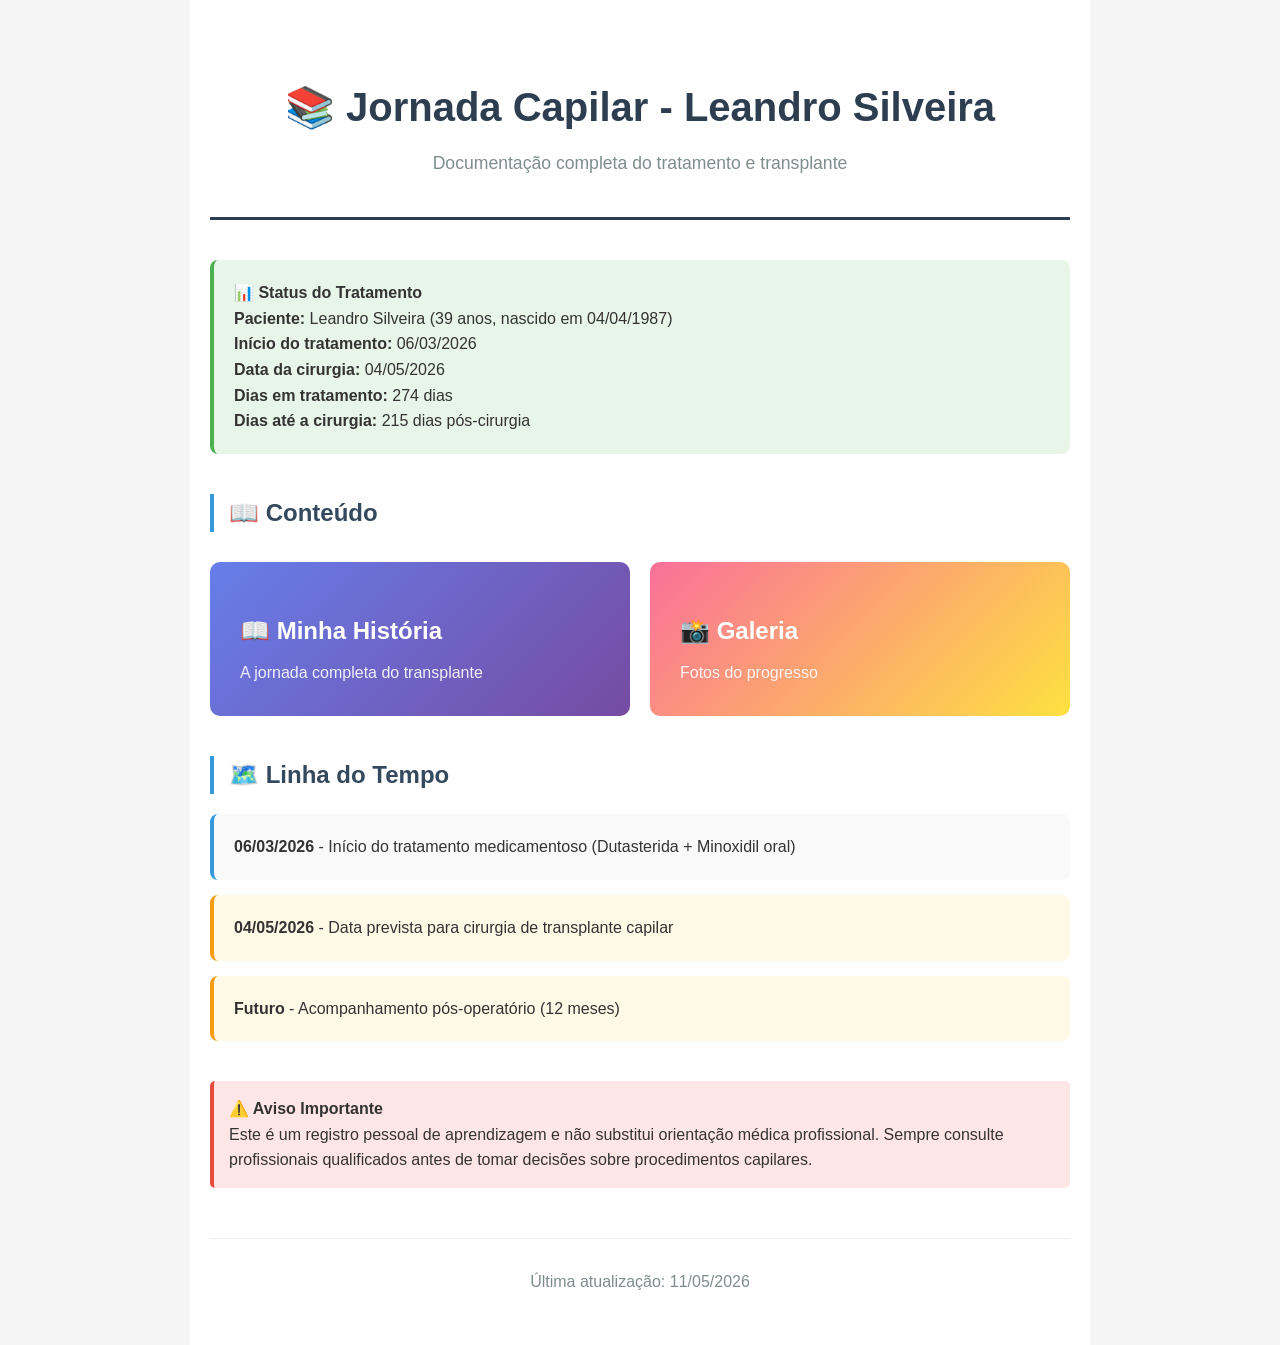
<file: index.html>
<!DOCTYPE html>
<html lang="pt-BR">
<head>
    <meta charset="UTF-8">
    <meta name="viewport" content="width=device-width, initial-scale=1.0">
    <title>Minha Jornada Capilar</title>
    <link rel="stylesheet" href="style.css">
    <script src="script.js" defer></script>
</head>
<body>
    <div class="container">
        <header class="center">
            <h1>📚 Jornada Capilar - <span id="nome-paciente">Carregando...</span></h1>
            <p class="subtitle">Documentação completa do tratamento e transplante</p>
        </header>

        <section>
            <div class="status">
                <strong>📊 Status do Tratamento</strong>
                <p><strong>Paciente:</strong> <span id="info-paciente">Carregando...</span></p>
                <p><strong>Início do tratamento:</strong> <span id="data-inicio">Carregando...</span></p>
                <p><strong>Data da cirurgia:</strong> <span id="data-cirurgia">Carregando...</span></p>
                <p><strong>Dias em tratamento:</strong> <span id="dias-tratamento">Carregando...</span></p>
                <p><strong>Dias até a cirurgia:</strong> <span id="dias-cirurgia">Carregando...</span></p>
            </div>
        </section>

        <section>
            <h2>📖 Conteúdo</h2>
            <div class="card-grid">
                <a href="minha-historia.html" class="card" style="background: linear-gradient(135deg, #667eea 0%, #764ba2 100%);">
                    <h3>📖 Minha História</h3>
                    <p>A jornada completa do transplante</p>
                </a>

<!--                <a href="alopecia.html" class="card">-->
<!--                    <h3>🔬 Alopecia</h3>-->
<!--                    <p>Entenda a calvície, suas causas e tipos</p>-->
<!--                </a>-->
<!--                -->
<!--                <a href="dutasterida.html" class="card green">-->
<!--                    <h3>💊 Dutasterida</h3>-->
<!--                    <p>Bloqueador da 5-alfa-redutase</p>-->
<!--                </a>-->
<!--                -->
<!--                <a href="minoxidil.html" class="card orange">-->
<!--                    <h3>💊 Minoxidil</h3>-->
<!--                    <p>Vasodilatador em cápsula</p>-->
<!--                </a>-->
<!--                -->
<!--                <a href="meu-tratamento.html" class="card blue">-->
<!--                    <h3>📅 Meu Tratamento</h3>-->
<!--                    <p>Diário completo do processo</p>-->
<!--                </a>-->

                <a href="galeria.html" class="card" style="background: linear-gradient(135deg, #fa709a 0%, #fee140 100%);">
                    <h3>📸 Galeria</h3>
                    <p>Fotos do progresso</p>
                </a>
            </div>
        </section>

        <section>
            <h2>🗺️ Linha do Tempo</h2>
            <div class="timeline-entry">
                <p><strong><span id="timeline-inicio">11/03/2026</span></strong> - Início do tratamento medicamentoso (Dutasterida + Minoxidil oral)</p>
            </div>
            <div class="timeline-entry future">
                <p><strong><span id="timeline-cirurgia">04/05/2026</span></strong> - Data prevista para cirurgia de transplante capilar</p>
            </div>
            <div class="timeline-entry future">
                <p><strong>Futuro</strong> - Acompanhamento pós-operatório (12 meses)</p>
            </div>
        </section>

        <section>
            <div class="warning">
                <strong>⚠️ Aviso Importante</strong>
                <p>Este é um registro pessoal de aprendizagem e não substitui orientação médica profissional. Sempre consulte profissionais qualificados antes de tomar decisões sobre procedimentos capilares.</p>
            </div>
        </section>

        <footer>

            <p>Última atualização: 11/05/2026</p>
        </footer>
    </div>
</body>
</html>
</file>
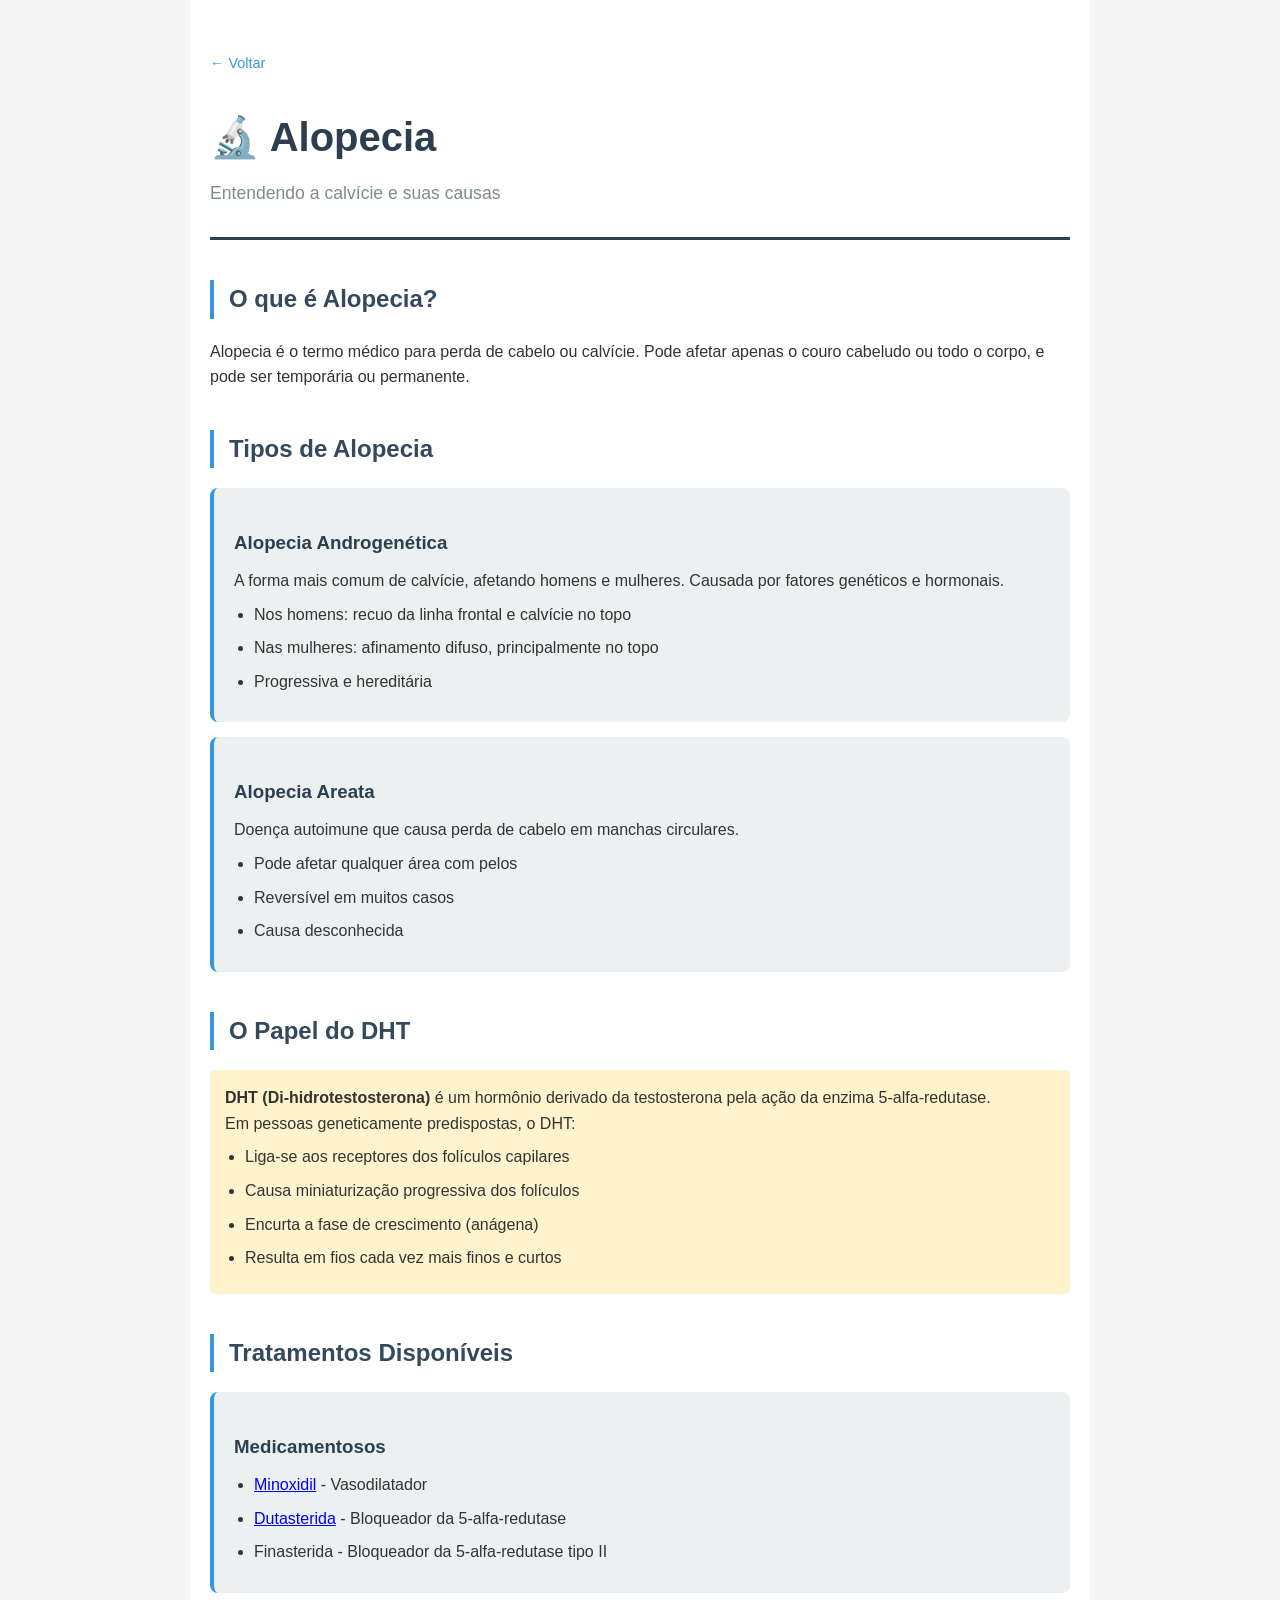
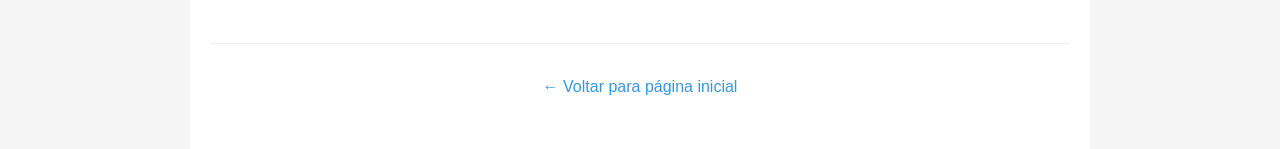
<file: alopecia.html>
<!DOCTYPE html>
<html lang="pt-BR">
<head>
    <meta charset="UTF-8">
    <meta name="viewport" content="width=device-width, initial-scale=1.0">
    <title>Alopecia - Guia Capilar</title>
    <link rel="stylesheet" href="style.css">
</head>
<body>
    <div class="container">
        <header>
            <a href="index.html" class="back">← Voltar</a>
            <h1>🔬 Alopecia</h1>
            <p class="subtitle">Entendendo a calvície e suas causas</p>
        </header>

        <section>
            <h2>O que é Alopecia?</h2>
            <p>Alopecia é o termo médico para perda de cabelo ou calvície. Pode afetar apenas o couro cabeludo ou todo o corpo, e pode ser temporária ou permanente.</p>
        </section>

        <section>
            <h2>Tipos de Alopecia</h2>
            
            <div class="info-box">
                <h3>Alopecia Androgenética</h3>
                <p>A forma mais comum de calvície, afetando homens e mulheres. Causada por fatores genéticos e hormonais.</p>
                <ul>
                    <li>Nos homens: recuo da linha frontal e calvície no topo</li>
                    <li>Nas mulheres: afinamento difuso, principalmente no topo</li>
                    <li>Progressiva e hereditária</li>
                </ul>
            </div>

            <div class="info-box">
                <h3>Alopecia Areata</h3>
                <p>Doença autoimune que causa perda de cabelo em manchas circulares.</p>
                <ul>
                    <li>Pode afetar qualquer área com pelos</li>
                    <li>Reversível em muitos casos</li>
                    <li>Causa desconhecida</li>
                </ul>
            </div>
        </section>

        <section>
            <h2>O Papel do DHT</h2>
            <div class="highlight">
                <p><strong>DHT (Di-hidrotestosterona)</strong> é um hormônio derivado da testosterona pela ação da enzima 5-alfa-redutase.</p>
                <p>Em pessoas geneticamente predispostas, o DHT:</p>
                <ul>
                    <li>Liga-se aos receptores dos folículos capilares</li>
                    <li>Causa miniaturização progressiva dos folículos</li>
                    <li>Encurta a fase de crescimento (anágena)</li>
                    <li>Resulta em fios cada vez mais finos e curtos</li>
                </ul>
            </div>
        </section>

        <section>
            <h2>Tratamentos Disponíveis</h2>
            <div class="info-box">
                <h3>Medicamentosos</h3>
                <ul>
                    <li><a href="minoxidil.html">Minoxidil</a> - Vasodilatador</li>
                    <li><a href="dutasterida.html">Dutasterida</a> - Bloqueador da 5-alfa-redutase</li>
                    <li>Finasterida - Bloqueador da 5-alfa-redutase tipo II</li>
                </ul>
            </div>
        </section>

        <footer>
            <p><a href="index.html">← Voltar para página inicial</a></p>
        </footer>
    </div>
</body>
</html>
</file>
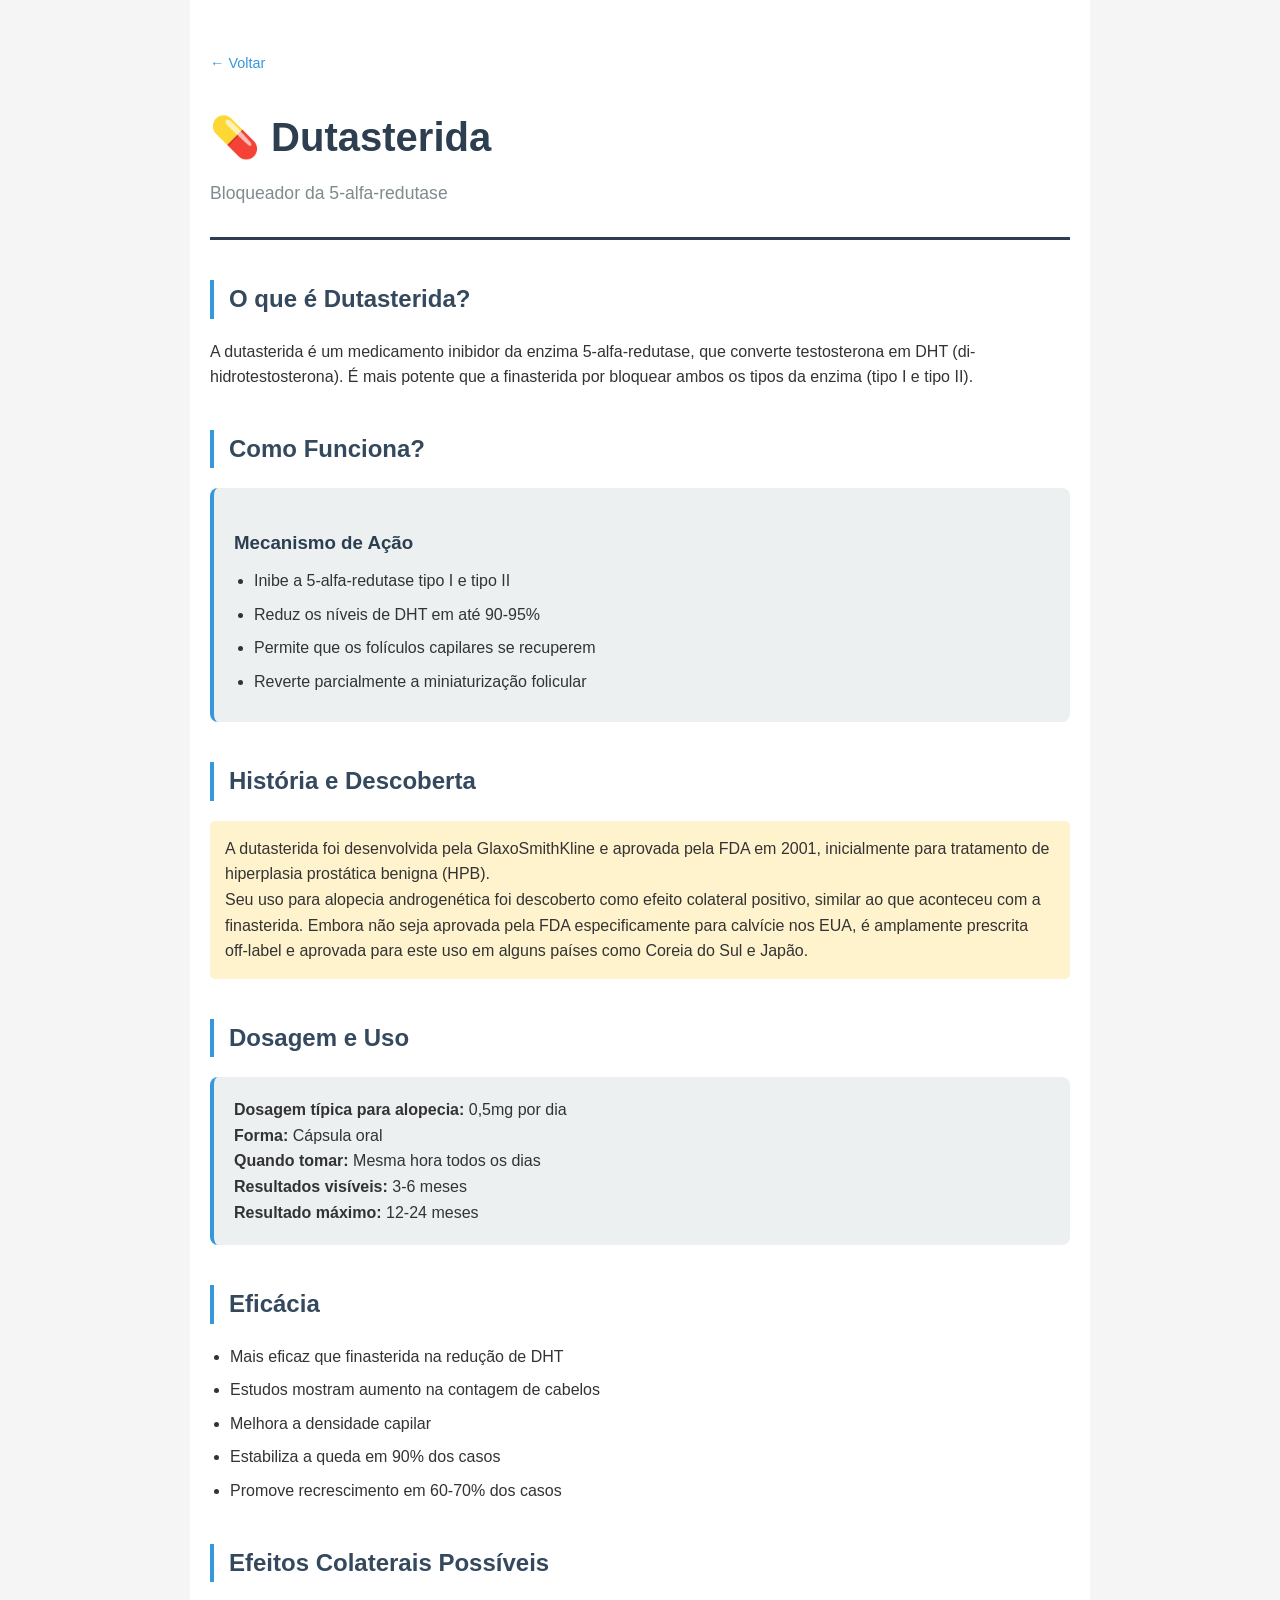
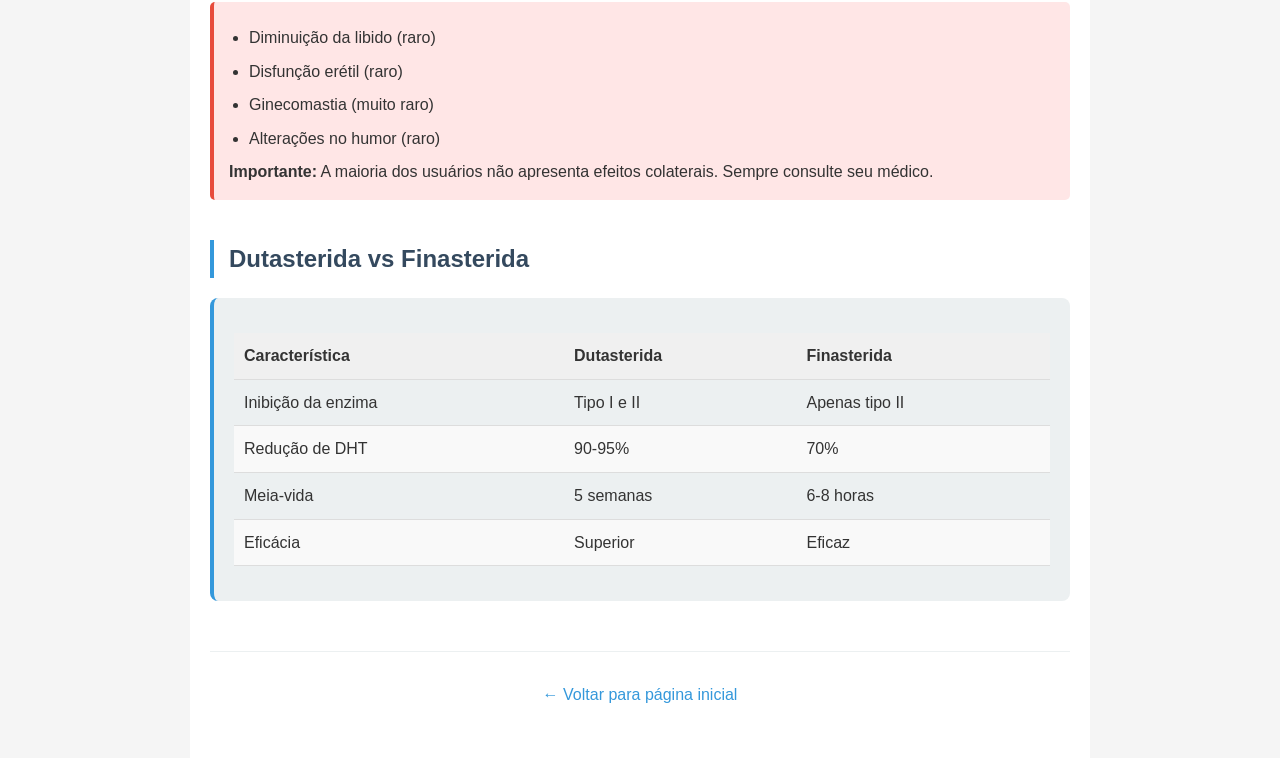
<file: dutasterida.html>
<!DOCTYPE html>
<html lang="pt-BR">
<head>
    <meta charset="UTF-8">
    <meta name="viewport" content="width=device-width, initial-scale=1.0">
    <title>Dutasterida - Guia Capilar</title>
    <link rel="stylesheet" href="style.css">
</head>
<body>
    <div class="container">
        <header>
            <a href="index.html" class="back">← Voltar</a>
            <h1>💊 Dutasterida</h1>
            <p class="subtitle">Bloqueador da 5-alfa-redutase</p>
        </header>

        <section>
            <h2>O que é Dutasterida?</h2>
            <p>A dutasterida é um medicamento inibidor da enzima 5-alfa-redutase, que converte testosterona em DHT (di-hidrotestosterona). É mais potente que a finasterida por bloquear ambos os tipos da enzima (tipo I e tipo II).</p>
        </section>

        <section>
            <h2>Como Funciona?</h2>
            <div class="info-box">
                <h3>Mecanismo de Ação</h3>
                <ul>
                    <li>Inibe a 5-alfa-redutase tipo I e tipo II</li>
                    <li>Reduz os níveis de DHT em até 90-95%</li>
                    <li>Permite que os folículos capilares se recuperem</li>
                    <li>Reverte parcialmente a miniaturização folicular</li>
                </ul>
            </div>
        </section>

        <section>
            <h2>História e Descoberta</h2>
            <div class="highlight">
                <p>A dutasterida foi desenvolvida pela GlaxoSmithKline e aprovada pela FDA em 2001, inicialmente para tratamento de hiperplasia prostática benigna (HPB).</p>
                <p>Seu uso para alopecia androgenética foi descoberto como efeito colateral positivo, similar ao que aconteceu com a finasterida. Embora não seja aprovada pela FDA especificamente para calvície nos EUA, é amplamente prescrita off-label e aprovada para este uso em alguns países como Coreia do Sul e Japão.</p>
            </div>
        </section>

        <section>
            <h2>Dosagem e Uso</h2>
            <div class="info-box">
                <p><strong>Dosagem típica para alopecia:</strong> 0,5mg por dia</p>
                <p><strong>Forma:</strong> Cápsula oral</p>
                <p><strong>Quando tomar:</strong> Mesma hora todos os dias</p>
                <p><strong>Resultados visíveis:</strong> 3-6 meses</p>
                <p><strong>Resultado máximo:</strong> 12-24 meses</p>
            </div>
        </section>

        <section>
            <h2>Eficácia</h2>
            <ul>
                <li>Mais eficaz que finasterida na redução de DHT</li>
                <li>Estudos mostram aumento na contagem de cabelos</li>
                <li>Melhora a densidade capilar</li>
                <li>Estabiliza a queda em 90% dos casos</li>
                <li>Promove recrescimento em 60-70% dos casos</li>
            </ul>
        </section>

        <section>
            <h2>Efeitos Colaterais Possíveis</h2>
            <div class="warning">
                <ul>
                    <li>Diminuição da libido (raro)</li>
                    <li>Disfunção erétil (raro)</li>
                    <li>Ginecomastia (muito raro)</li>
                    <li>Alterações no humor (raro)</li>
                </ul>
                <p><strong>Importante:</strong> A maioria dos usuários não apresenta efeitos colaterais. Sempre consulte seu médico.</p>
            </div>
        </section>

        <section>
            <h2>Dutasterida vs Finasterida</h2>
            <div class="info-box">
                <table style="width:100%; border-collapse: collapse;">
                    <tr style="background: #f0f0f0;">
                        <th style="padding: 10px; text-align: left;">Característica</th>
                        <th style="padding: 10px; text-align: left;">Dutasterida</th>
                        <th style="padding: 10px; text-align: left;">Finasterida</th>
                    </tr>
                    <tr>
                        <td style="padding: 10px;">Inibição da enzima</td>
                        <td style="padding: 10px;">Tipo I e II</td>
                        <td style="padding: 10px;">Apenas tipo II</td>
                    </tr>
                    <tr style="background: #f9f9f9;">
                        <td style="padding: 10px;">Redução de DHT</td>
                        <td style="padding: 10px;">90-95%</td>
                        <td style="padding: 10px;">70%</td>
                    </tr>
                    <tr>
                        <td style="padding: 10px;">Meia-vida</td>
                        <td style="padding: 10px;">5 semanas</td>
                        <td style="padding: 10px;">6-8 horas</td>
                    </tr>
                    <tr style="background: #f9f9f9;">
                        <td style="padding: 10px;">Eficácia</td>
                        <td style="padding: 10px;">Superior</td>
                        <td style="padding: 10px;">Eficaz</td>
                    </tr>
                </table>
            </div>
        </section>

        <footer>
            <p><a href="index.html">← Voltar para página inicial</a></p>
        </footer>
    </div>
</body>
</html>
</file>
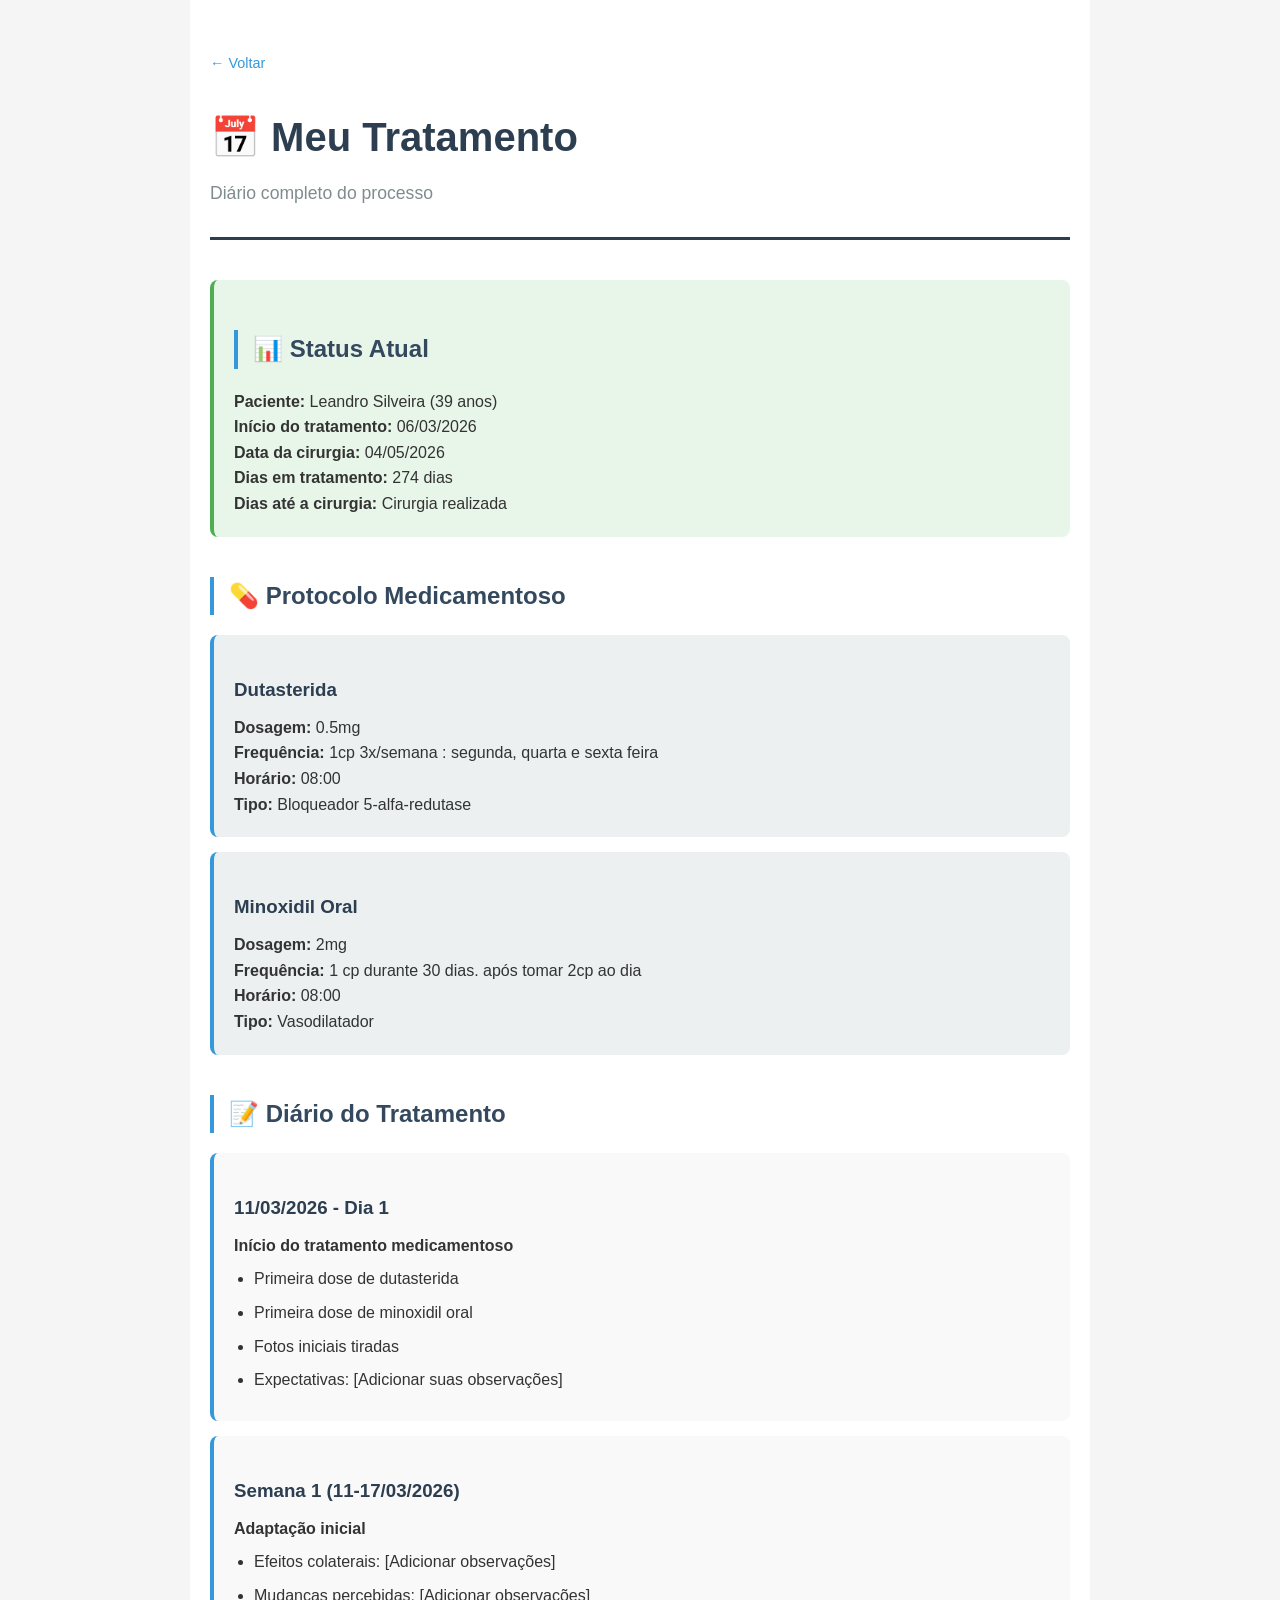
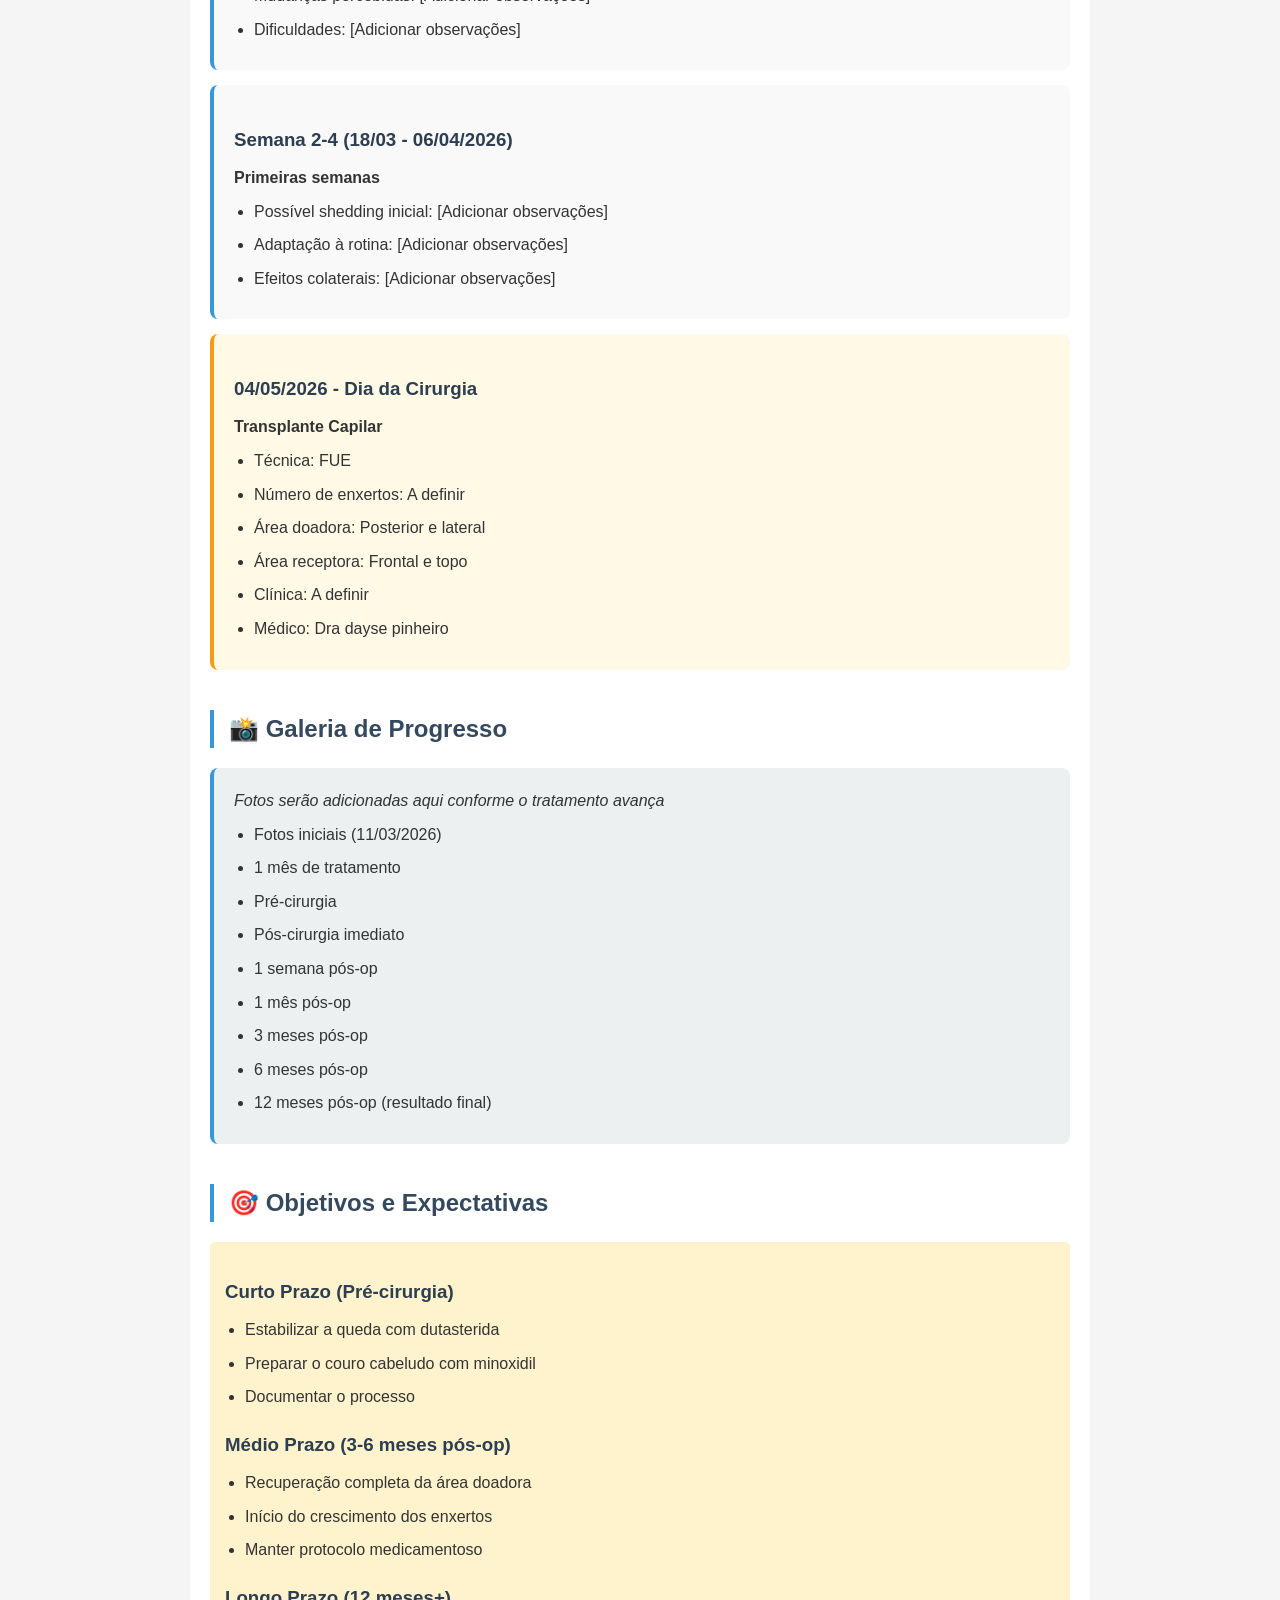
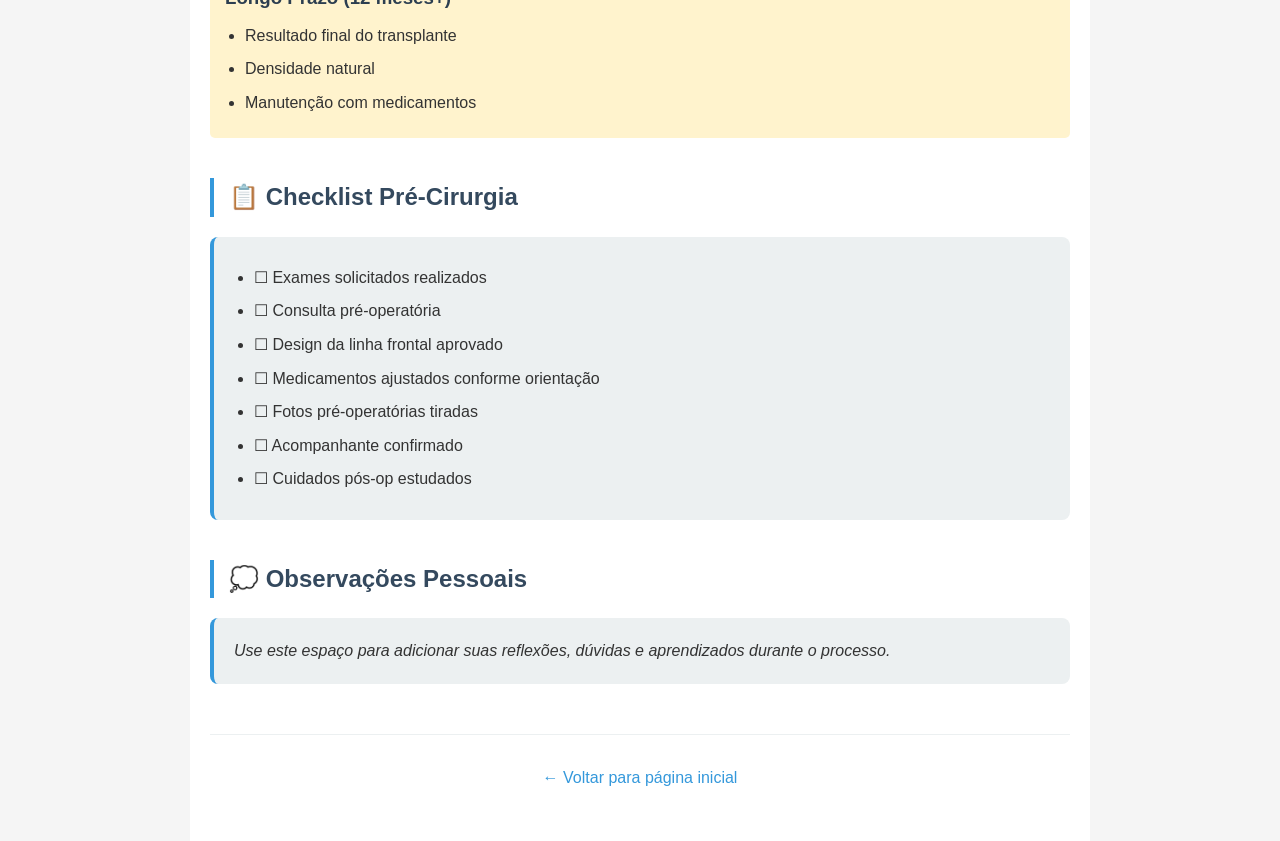
<file: meu-tratamento.html>
<!DOCTYPE html>
<html lang="pt-BR">
<head>
    <meta charset="UTF-8">
    <meta name="viewport" content="width=device-width, initial-scale=1.0">
    <title>Meu Tratamento - Guia Capilar</title>
    <link rel="stylesheet" href="style.css">
    <script src="tratamento.js" defer></script>
</head>
<body>
    <div class="container">
        <header>
            <a href="index.html" class="back">← Voltar</a>
            <h1>📅 Meu Tratamento</h1>
            <p class="subtitle">Diário completo do processo</p>
        </header>

        <section>
            <div class="status">
                <h2>📊 Status Atual</h2>
                <p><strong>Paciente:</strong> <span id="nome-paciente">Carregando...</span></p>
                <p><strong>Início do tratamento:</strong> <span id="data-inicio">Carregando...</span></p>
                <p><strong>Data da cirurgia:</strong> <span id="data-cirurgia">Carregando...</span></p>
                <p><strong>Dias em tratamento:</strong> <span id="dias-tratamento">Carregando...</span></p>
                <p><strong>Dias até a cirurgia:</strong> <span id="dias-cirurgia">Carregando...</span></p>
            </div>
        </section>

        <section>
            <h2>💊 Protocolo Medicamentoso</h2>
            <div id="medicamentos-container">
                <p>Carregando...</p>
            </div>
        </section>

        <section>
            <h2>📝 Diário do Tratamento</h2>

            <div class="timeline-entry">
                <h3>11/03/2026 - Dia 1</h3>
                <p><strong>Início do tratamento medicamentoso</strong></p>
                <ul>
                    <li>Primeira dose de dutasterida</li>
                    <li>Primeira dose de minoxidil oral</li>
                    <li>Fotos iniciais tiradas</li>
                    <li>Expectativas: [Adicionar suas observações]</li>
                </ul>
            </div>

            <div class="timeline-entry">
                <h3>Semana 1 (11-17/03/2026)</h3>
                <p><strong>Adaptação inicial</strong></p>
                <ul>
                    <li>Efeitos colaterais: [Adicionar observações]</li>
                    <li>Mudanças percebidas: [Adicionar observações]</li>
                    <li>Dificuldades: [Adicionar observações]</li>
                </ul>
            </div>

            <div class="timeline-entry">
                <h3>Semana 2-4 (18/03 - 06/04/2026)</h3>
                <p><strong>Primeiras semanas</strong></p>
                <ul>
                    <li>Possível shedding inicial: [Adicionar observações]</li>
                    <li>Adaptação à rotina: [Adicionar observações]</li>
                    <li>Efeitos colaterais: [Adicionar observações]</li>
                </ul>
            </div>

            <div class="timeline-entry future">
                <h3><span id="cirurgia-data">04/05/2026</span> - Dia da Cirurgia</h3>
                <p><strong>Transplante Capilar</strong></p>
                <ul id="cirurgia-detalhes">
                    <li>Carregando...</li>
                </ul>
            </div>
        </section>

        <section>
            <h2>📸 Galeria de Progresso</h2>
            <div class="info-box">
                <p><em>Fotos serão adicionadas aqui conforme o tratamento avança</em></p>
                <ul>
                    <li>Fotos iniciais (11/03/2026)</li>
                    <li>1 mês de tratamento</li>
                    <li>Pré-cirurgia</li>
                    <li>Pós-cirurgia imediato</li>
                    <li>1 semana pós-op</li>
                    <li>1 mês pós-op</li>
                    <li>3 meses pós-op</li>
                    <li>6 meses pós-op</li>
                    <li>12 meses pós-op (resultado final)</li>
                </ul>
            </div>
        </section>

        <section>
            <h2>🎯 Objetivos e Expectativas</h2>
            <div class="highlight">
                <h3>Curto Prazo (Pré-cirurgia)</h3>
                <ul>
                    <li>Estabilizar a queda com dutasterida</li>
                    <li>Preparar o couro cabeludo com minoxidil</li>
                    <li>Documentar o processo</li>
                </ul>

                <h3>Médio Prazo (3-6 meses pós-op)</h3>
                <ul>
                    <li>Recuperação completa da área doadora</li>
                    <li>Início do crescimento dos enxertos</li>
                    <li>Manter protocolo medicamentoso</li>
                </ul>

                <h3>Longo Prazo (12 meses+)</h3>
                <ul>
                    <li>Resultado final do transplante</li>
                    <li>Densidade natural</li>
                    <li>Manutenção com medicamentos</li>
                </ul>
            </div>
        </section>

        <section>
            <h2>📋 Checklist Pré-Cirurgia</h2>
            <div class="info-box">
                <ul>
                    <li>☐ Exames solicitados realizados</li>
                    <li>☐ Consulta pré-operatória</li>
                    <li>☐ Design da linha frontal aprovado</li>
                    <li>☐ Medicamentos ajustados conforme orientação</li>
                    <li>☐ Fotos pré-operatórias tiradas</li>
                    <li>☐ Acompanhante confirmado</li>
                    <li>☐ Cuidados pós-op estudados</li>
                </ul>
            </div>
        </section>

        <section>
            <h2>💭 Observações Pessoais</h2>
            <div class="info-box">
                <p><em>Use este espaço para adicionar suas reflexões, dúvidas e aprendizados durante o processo.</em></p>
            </div>
        </section>

        <footer>
            <p><a href="index.html">← Voltar para página inicial</a></p>
        </footer>
    </div>
</body>
</html>
</file>
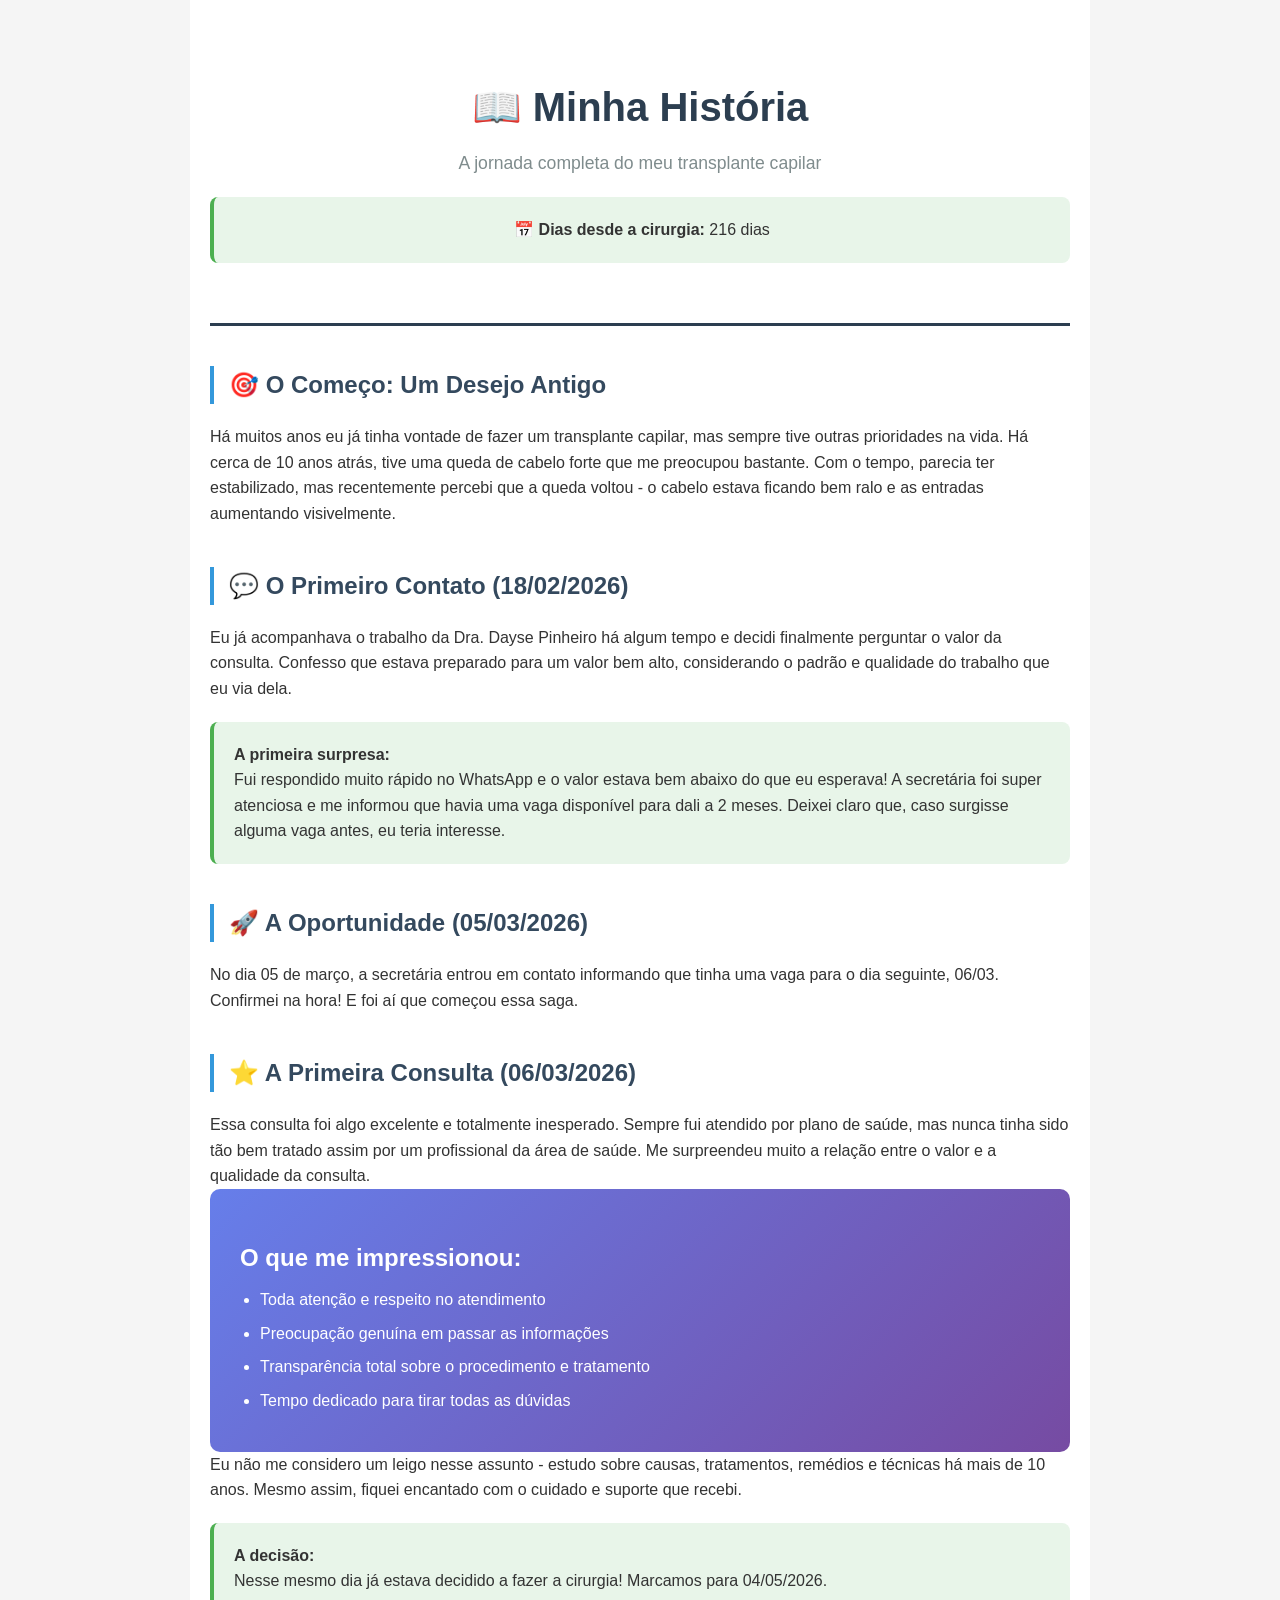
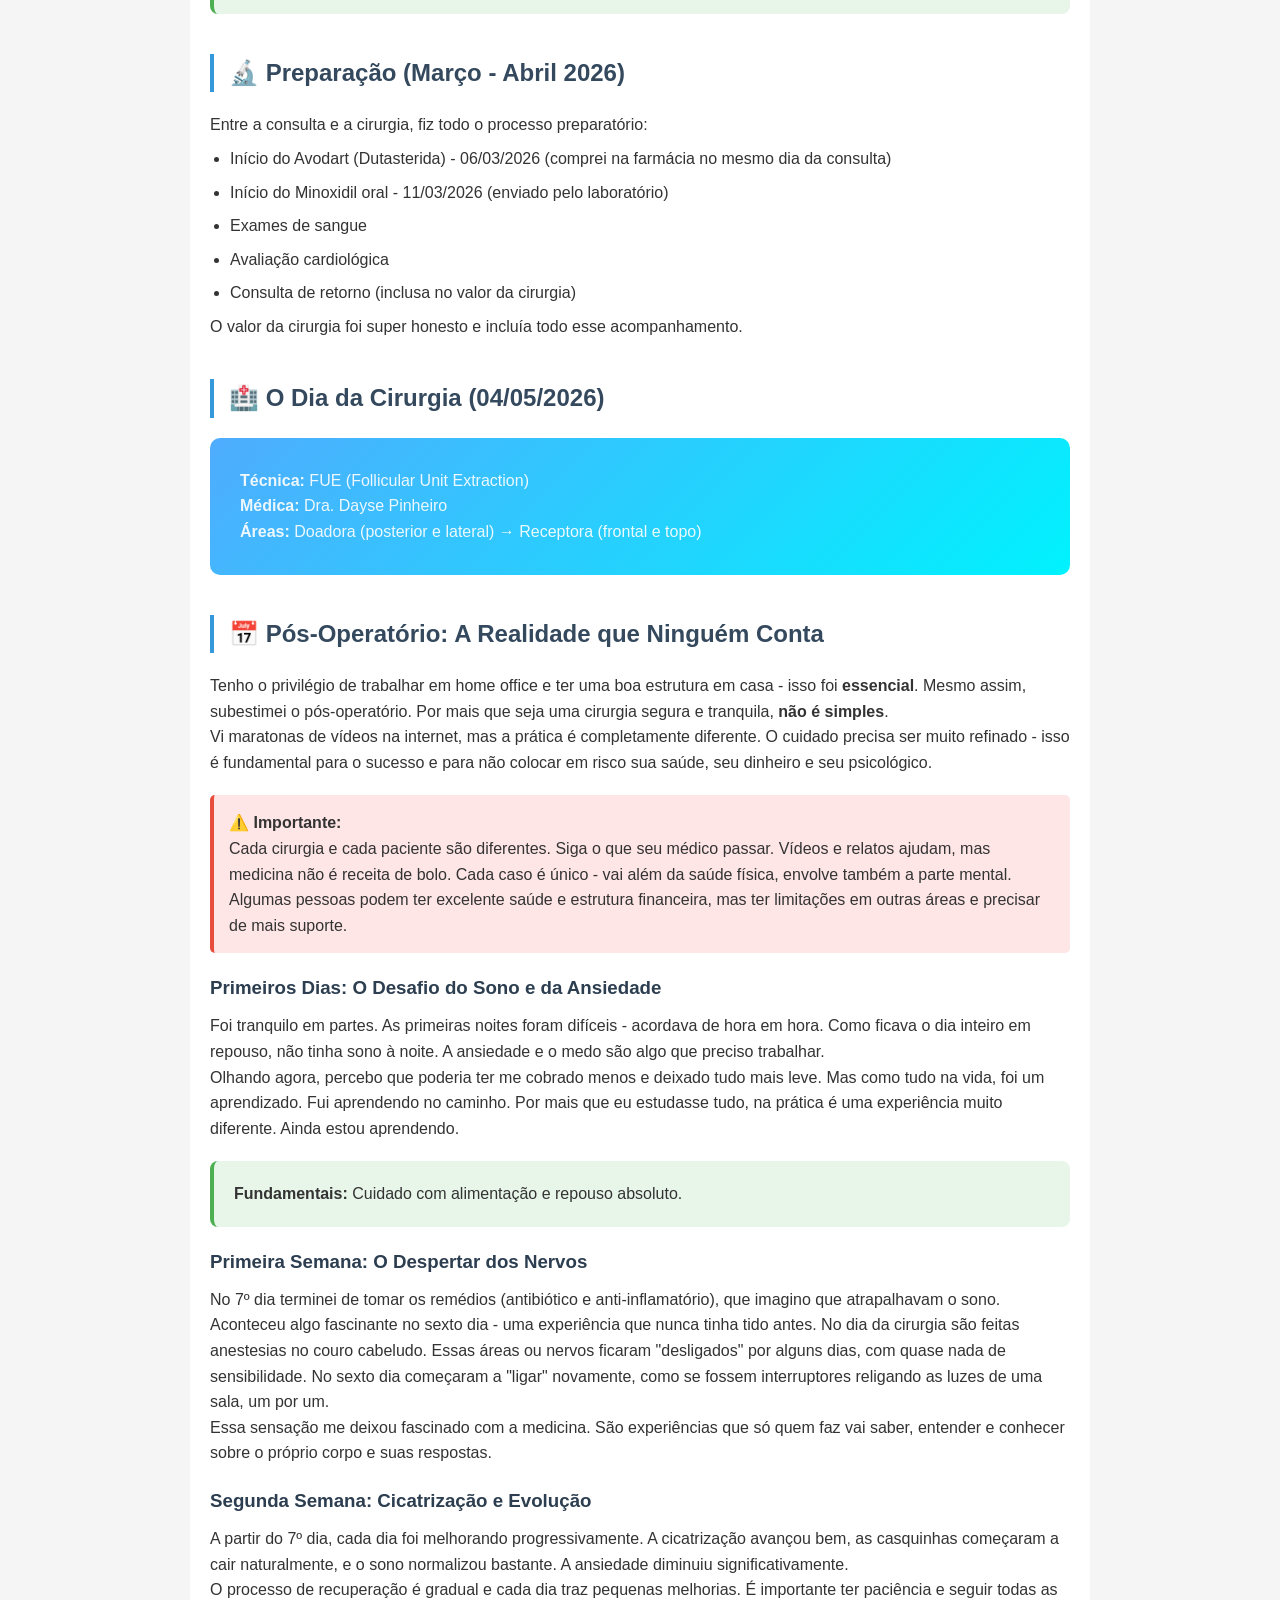
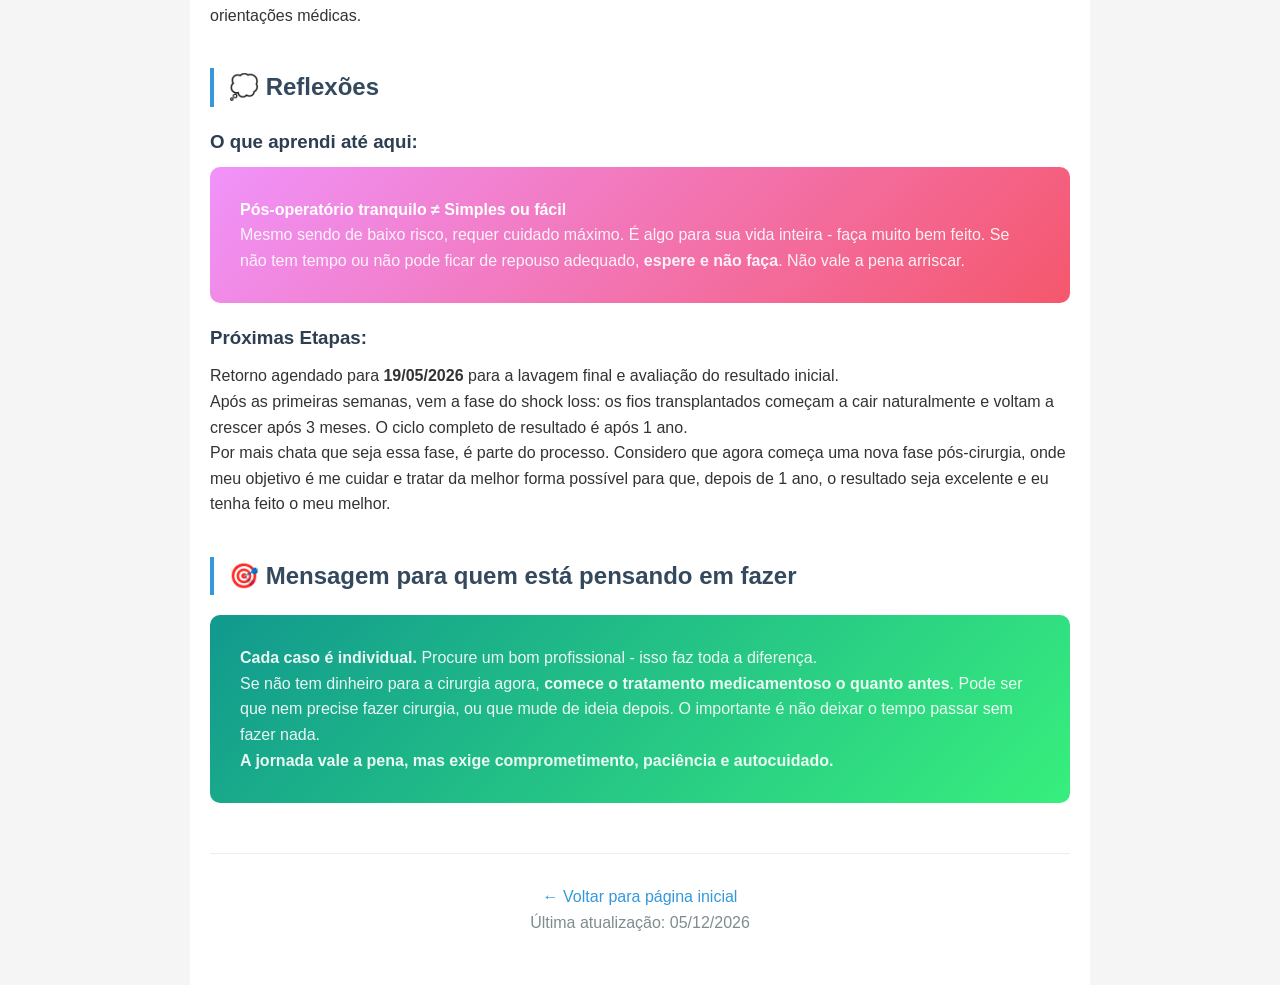
<file: minha-historia.html>
<!DOCTYPE html>
<html lang="pt-BR">
<head>
    <meta charset="UTF-8">
    <meta name="viewport" content="width=device-width, initial-scale=1.0">
    <title>Minha História - Jornada Capilar</title>
    <link rel="stylesheet" href="style.css">
</head>
<body>
    <div class="container">
        <header class="center">
            <h1>📖 Minha História</h1>
            <p class="subtitle">A jornada completa do meu transplante capilar</p>
            <div class="status" id="dias-pos-cirurgia" style="margin-top: 20px;">
                <strong>📅 Dias desde a cirurgia:</strong> <span id="contador-dias">Calculando...</span>
            </div>
        </header>

        <section>
            <h2>🎯 O Começo: Um Desejo Antigo</h2>
            <p>Há muitos anos eu já tinha vontade de fazer um transplante capilar, mas sempre tive outras prioridades na vida. Há cerca de 10 anos atrás, tive uma queda de cabelo forte que me preocupou bastante. Com o tempo, parecia ter estabilizado, mas recentemente percebi que a queda voltou - o cabelo estava ficando bem ralo e as entradas aumentando visivelmente.</p>
        </section>

        <section>
            <h2>💬 O Primeiro Contato (18/02/2026)</h2>
            <p>Eu já acompanhava o trabalho da Dra. Dayse Pinheiro há algum tempo e decidi finalmente perguntar o valor da consulta. Confesso que estava preparado para um valor bem alto, considerando o padrão e qualidade do trabalho que eu via dela.</p>
            
            <div class="status">
                <strong>A primeira surpresa:</strong>
                <p>Fui respondido muito rápido no WhatsApp e o valor estava bem abaixo do que eu esperava! A secretária foi super atenciosa e me informou que havia uma vaga disponível para dali a 2 meses. Deixei claro que, caso surgisse alguma vaga antes, eu teria interesse.</p>
            </div>
        </section>

        <section>
            <h2>🚀 A Oportunidade (05/03/2026)</h2>
            <p>No dia 05 de março, a secretária entrou em contato informando que tinha uma vaga para o dia seguinte, 06/03. Confirmei na hora! E foi aí que começou essa saga.</p>
        </section>

        <section>
            <h2>⭐ A Primeira Consulta (06/03/2026)</h2>
            <p>Essa consulta foi algo excelente e totalmente inesperado. Sempre fui atendido por plano de saúde, mas nunca tinha sido tão bem tratado assim por um profissional da área de saúde. Me surpreendeu muito a relação entre o valor e a qualidade da consulta.</p>
            
            <div class="card">
                <h3>O que me impressionou:</h3>
                <ul>
                    <li>Toda atenção e respeito no atendimento</li>
                    <li>Preocupação genuína em passar as informações</li>
                    <li>Transparência total sobre o procedimento e tratamento</li>
                    <li>Tempo dedicado para tirar todas as dúvidas</li>
                </ul>
            </div>

            <p>Eu não me considero um leigo nesse assunto - estudo sobre causas, tratamentos, remédios e técnicas há mais de 10 anos. Mesmo assim, fiquei encantado com o cuidado e suporte que recebi.</p>
            
            <div class="status">
                <strong>A decisão:</strong>
                <p>Nesse mesmo dia já estava decidido a fazer a cirurgia! Marcamos para 04/05/2026.</p>
            </div>
        </section>

        <section>
            <h2>🔬 Preparação (Março - Abril 2026)</h2>
            <p>Entre a consulta e a cirurgia, fiz todo o processo preparatório:</p>
            <ul>
                <li>Início do Avodart (Dutasterida) - 06/03/2026 (comprei na farmácia no mesmo dia da consulta)</li>
                <li>Início do Minoxidil oral - 11/03/2026 (enviado pelo laboratório)</li>
                <li>Exames de sangue</li>
                <li>Avaliação cardiológica</li>
                <li>Consulta de retorno (inclusa no valor da cirurgia)</li>
            </ul>
            <p>O valor da cirurgia foi super honesto e incluía todo esse acompanhamento.</p>
        </section>

        <section>
            <h2>🏥 O Dia da Cirurgia (04/05/2026)</h2>
            <div class="card blue">
                <p><strong>Técnica:</strong> FUE (Follicular Unit Extraction)</p>
                <p><strong>Médica:</strong> Dra. Dayse Pinheiro</p>
                <p><strong>Áreas:</strong> Doadora (posterior e lateral) → Receptora (frontal e topo)</p>
            </div>
        </section>

        <section>
            <h2>📅 Pós-Operatório: A Realidade que Ninguém Conta</h2>
            <p>Tenho o privilégio de trabalhar em home office e ter uma boa estrutura em casa - isso foi <strong>essencial</strong>. Mesmo assim, subestimei o pós-operatório. Por mais que seja uma cirurgia segura e tranquila, <strong>não é simples</strong>.</p>
            
            <p>Vi maratonas de vídeos na internet, mas a prática é completamente diferente. O cuidado precisa ser muito refinado - isso é fundamental para o sucesso e para não colocar em risco sua saúde, seu dinheiro e seu psicológico.</p>
            
            <div class="warning">
                <strong>⚠️ Importante:</strong>
                <p>Cada cirurgia e cada paciente são diferentes. Siga o que seu médico passar. Vídeos e relatos ajudam, mas medicina não é receita de bolo. Cada caso é único - vai além da saúde física, envolve também a parte mental. Algumas pessoas podem ter excelente saúde e estrutura financeira, mas ter limitações em outras áreas e precisar de mais suporte.</p>
            </div>

            <h3>Primeiros Dias: O Desafio do Sono e da Ansiedade</h3>
            <p>Foi tranquilo em partes. As primeiras noites foram difíceis - acordava de hora em hora. Como ficava o dia inteiro em repouso, não tinha sono à noite. A ansiedade e o medo são algo que preciso trabalhar.</p>
            
            <p>Olhando agora, percebo que poderia ter me cobrado menos e deixado tudo mais leve. Mas como tudo na vida, foi um aprendizado. Fui aprendendo no caminho. Por mais que eu estudasse tudo, na prática é uma experiência muito diferente. Ainda estou aprendendo.</p>
            
            <div class="status">
                <strong>Fundamentais:</strong> Cuidado com alimentação e repouso absoluto.
            </div>

            <h3>Primeira Semana: O Despertar dos Nervos</h3>
            <p>No 7º dia terminei de tomar os remédios (antibiótico e anti-inflamatório), que imagino que atrapalhavam o sono.</p>
            
            <p>Aconteceu algo fascinante no sexto dia - uma experiência que nunca tinha tido antes. No dia da cirurgia são feitas anestesias no couro cabeludo. Essas áreas ou nervos ficaram "desligados" por alguns dias, com quase nada de sensibilidade. No sexto dia começaram a "ligar" novamente, como se fossem interruptores religando as luzes de uma sala, um por um.</p>
            
            <p>Essa sensação me deixou fascinado com a medicina. São experiências que só quem faz vai saber, entender e conhecer sobre o próprio corpo e suas respostas.</p>

            <h3>Segunda Semana: Cicatrização e Evolução</h3>
            <p>A partir do 7º dia, cada dia foi melhorando progressivamente. A cicatrização avançou bem, as casquinhas começaram a cair naturalmente, e o sono normalizou bastante. A ansiedade diminuiu significativamente.</p>
            
            <p>O processo de recuperação é gradual e cada dia traz pequenas melhorias. É importante ter paciência e seguir todas as orientações médicas.</p>
        </section>

        <section>
            <h2>💭 Reflexões</h2>
            
            <h3>O que aprendi até aqui:</h3>
            <div class="card orange">
                <h4>Pós-operatório tranquilo ≠ Simples ou fácil</h4>
                <p>Mesmo sendo de baixo risco, requer cuidado máximo. É algo para sua vida inteira - faça muito bem feito. Se não tem tempo ou não pode ficar de repouso adequado, <strong>espere e não faça</strong>. Não vale a pena arriscar.</p>
            </div>

            <h3>Próximas Etapas:</h3>
            <p>Retorno agendado para <strong>19/05/2026</strong> para a lavagem final e avaliação do resultado inicial.</p>
            
            <p>Após as primeiras semanas, vem a fase do shock loss: os fios transplantados começam a cair naturalmente e voltam a crescer após 3 meses. O ciclo completo de resultado é após 1 ano.</p>
            
            <p>Por mais chata que seja essa fase, é parte do processo. Considero que agora começa uma nova fase pós-cirurgia, onde meu objetivo é me cuidar e tratar da melhor forma possível para que, depois de 1 ano, o resultado seja excelente e eu tenha feito o meu melhor.</p>
        </section>

        <section>
            <h2>🎯 Mensagem para quem está pensando em fazer</h2>
            <div class="card green">
                <p><strong>Cada caso é individual.</strong> Procure um bom profissional - isso faz toda a diferença.</p>
                
                <p>Se não tem dinheiro para a cirurgia agora, <strong>comece o tratamento medicamentoso o quanto antes</strong>. Pode ser que nem precise fazer cirurgia, ou que mude de ideia depois. O importante é não deixar o tempo passar sem fazer nada.</p>
                
                <p><strong>A jornada vale a pena, mas exige comprometimento, paciência e autocuidado.</strong></p>
            </div>
        </section>

        <footer>
            <p><a href="index.html">← Voltar para página inicial</a></p>
            <p id="ultima-atualizacao">Última atualização: <span id="data-atualizacao"></span></p>
        </footer>
    </div>

    <script>
        // Data da cirurgia
        const dataCirurgia = new Date('2026-05-04');
        const hoje = new Date();
        
        // Calcula dias desde a cirurgia
        const diffTime = Math.abs(hoje - dataCirurgia);
        const diffDays = Math.ceil(diffTime / (1000 * 60 * 60 * 24));
        
        // Atualiza contador
        document.getElementById('contador-dias').textContent = diffDays + ' dias';
        
        // Atualiza data de atualização
        const opcoes = { year: 'numeric', month: '2-digit', day: '2-digit' };
        document.getElementById('data-atualizacao').textContent = hoje.toLocaleDateString('pt-BR', opcoes);
    </script>
</body>
</html>
</file>
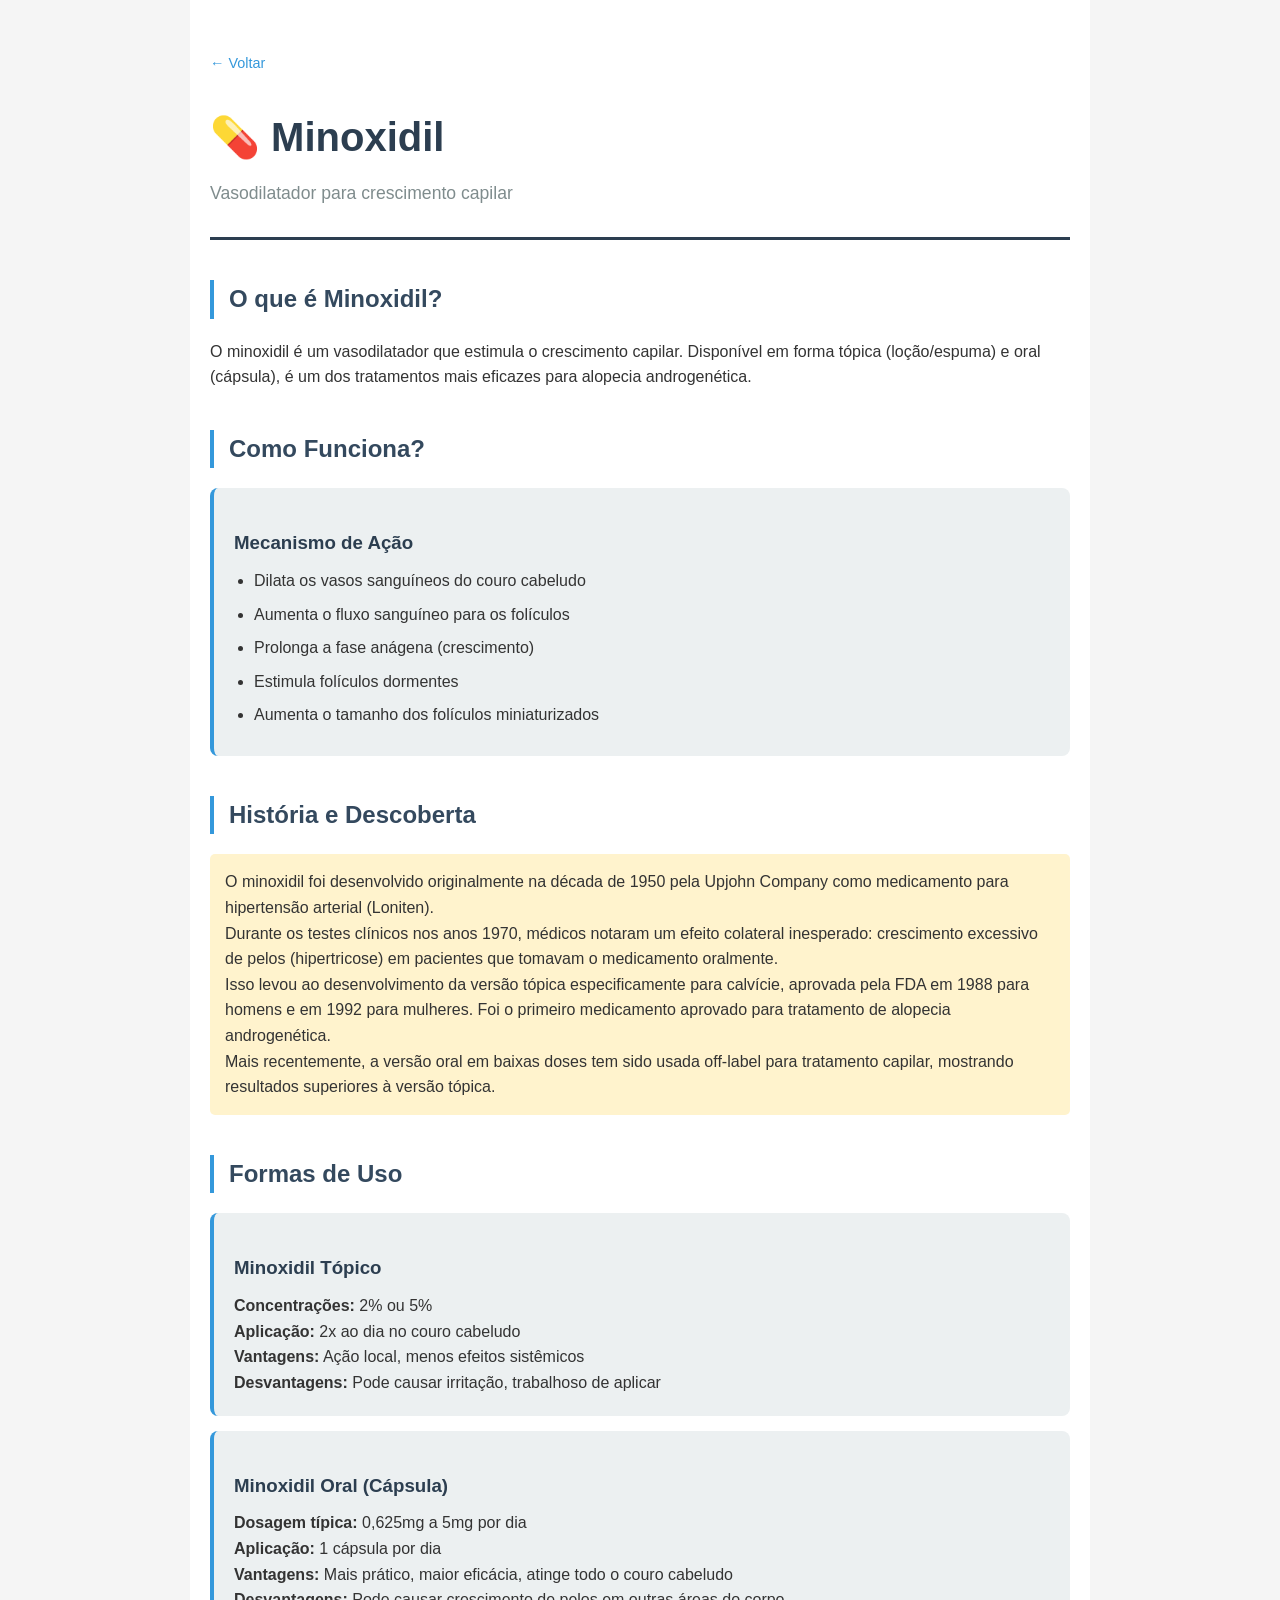
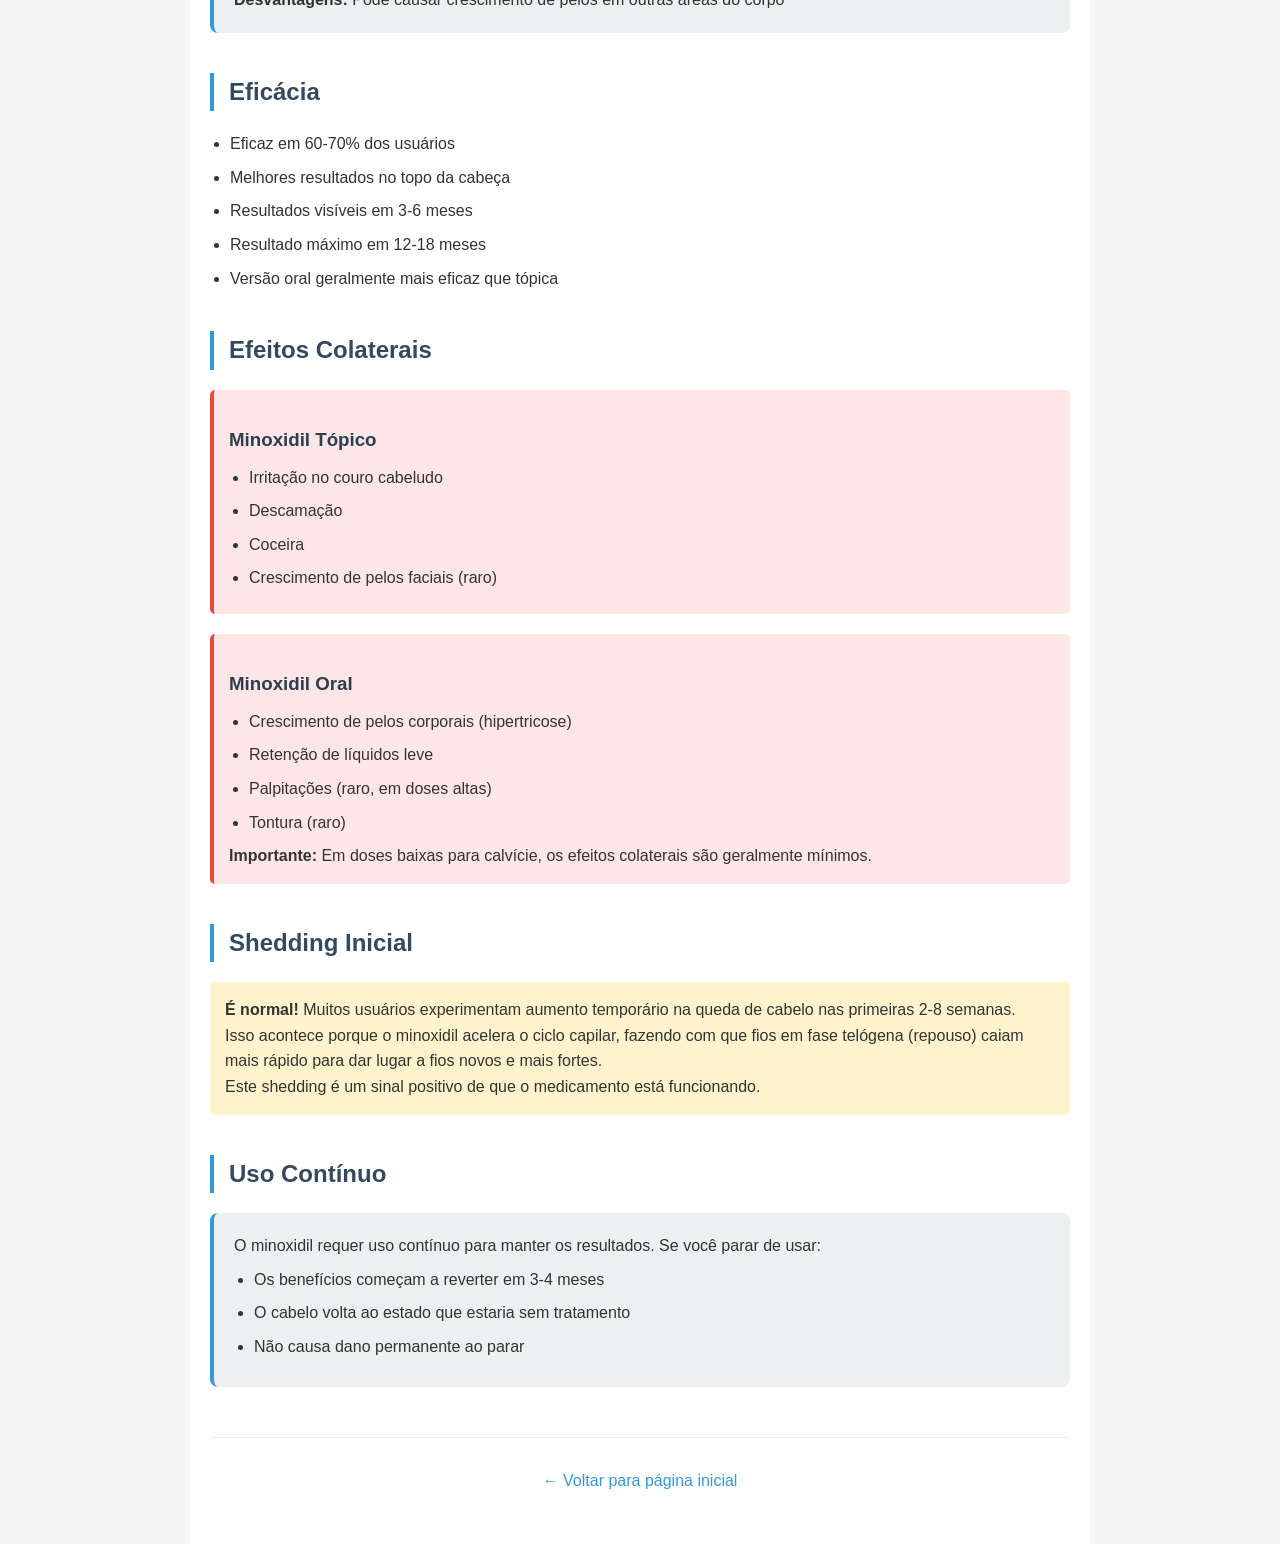
<file: minoxidil.html>
<!DOCTYPE html>
<html lang="pt-BR">
<head>
    <meta charset="UTF-8">
    <meta name="viewport" content="width=device-width, initial-scale=1.0">
    <title>Minoxidil - Guia Capilar</title>
    <link rel="stylesheet" href="style.css">
</head>
<body>
    <div class="container">
        <header>
            <a href="index.html" class="back">← Voltar</a>
            <h1>💊 Minoxidil</h1>
            <p class="subtitle">Vasodilatador para crescimento capilar</p>
        </header>

        <section>
            <h2>O que é Minoxidil?</h2>
            <p>O minoxidil é um vasodilatador que estimula o crescimento capilar. Disponível em forma tópica (loção/espuma) e oral (cápsula), é um dos tratamentos mais eficazes para alopecia androgenética.</p>
        </section>

        <section>
            <h2>Como Funciona?</h2>
            <div class="info-box">
                <h3>Mecanismo de Ação</h3>
                <ul>
                    <li>Dilata os vasos sanguíneos do couro cabeludo</li>
                    <li>Aumenta o fluxo sanguíneo para os folículos</li>
                    <li>Prolonga a fase anágena (crescimento)</li>
                    <li>Estimula folículos dormentes</li>
                    <li>Aumenta o tamanho dos folículos miniaturizados</li>
                </ul>
            </div>
        </section>

        <section>
            <h2>História e Descoberta</h2>
            <div class="highlight">
                <p>O minoxidil foi desenvolvido originalmente na década de 1950 pela Upjohn Company como medicamento para hipertensão arterial (Loniten).</p>
                <p>Durante os testes clínicos nos anos 1970, médicos notaram um efeito colateral inesperado: crescimento excessivo de pelos (hipertricose) em pacientes que tomavam o medicamento oralmente.</p>
                <p>Isso levou ao desenvolvimento da versão tópica especificamente para calvície, aprovada pela FDA em 1988 para homens e em 1992 para mulheres. Foi o primeiro medicamento aprovado para tratamento de alopecia androgenética.</p>
                <p>Mais recentemente, a versão oral em baixas doses tem sido usada off-label para tratamento capilar, mostrando resultados superiores à versão tópica.</p>
            </div>
        </section>

        <section>
            <h2>Formas de Uso</h2>
            
            <div class="info-box">
                <h3>Minoxidil Tópico</h3>
                <p><strong>Concentrações:</strong> 2% ou 5%</p>
                <p><strong>Aplicação:</strong> 2x ao dia no couro cabeludo</p>
                <p><strong>Vantagens:</strong> Ação local, menos efeitos sistêmicos</p>
                <p><strong>Desvantagens:</strong> Pode causar irritação, trabalhoso de aplicar</p>
            </div>

            <div class="info-box">
                <h3>Minoxidil Oral (Cápsula)</h3>
                <p><strong>Dosagem típica:</strong> 0,625mg a 5mg por dia</p>
                <p><strong>Aplicação:</strong> 1 cápsula por dia</p>
                <p><strong>Vantagens:</strong> Mais prático, maior eficácia, atinge todo o couro cabeludo</p>
                <p><strong>Desvantagens:</strong> Pode causar crescimento de pelos em outras áreas do corpo</p>
            </div>
        </section>

        <section>
            <h2>Eficácia</h2>
            <ul>
                <li>Eficaz em 60-70% dos usuários</li>
                <li>Melhores resultados no topo da cabeça</li>
                <li>Resultados visíveis em 3-6 meses</li>
                <li>Resultado máximo em 12-18 meses</li>
                <li>Versão oral geralmente mais eficaz que tópica</li>
            </ul>
        </section>

        <section>
            <h2>Efeitos Colaterais</h2>
            
            <div class="warning">
                <h3>Minoxidil Tópico</h3>
                <ul>
                    <li>Irritação no couro cabeludo</li>
                    <li>Descamação</li>
                    <li>Coceira</li>
                    <li>Crescimento de pelos faciais (raro)</li>
                </ul>
            </div>

            <div class="warning">
                <h3>Minoxidil Oral</h3>
                <ul>
                    <li>Crescimento de pelos corporais (hipertricose)</li>
                    <li>Retenção de líquidos leve</li>
                    <li>Palpitações (raro, em doses altas)</li>
                    <li>Tontura (raro)</li>
                </ul>
                <p><strong>Importante:</strong> Em doses baixas para calvície, os efeitos colaterais são geralmente mínimos.</p>
            </div>
        </section>

        <section>
            <h2>Shedding Inicial</h2>
            <div class="highlight">
                <p><strong>É normal!</strong> Muitos usuários experimentam aumento temporário na queda de cabelo nas primeiras 2-8 semanas.</p>
                <p>Isso acontece porque o minoxidil acelera o ciclo capilar, fazendo com que fios em fase telógena (repouso) caiam mais rápido para dar lugar a fios novos e mais fortes.</p>
                <p>Este shedding é um sinal positivo de que o medicamento está funcionando.</p>
            </div>
        </section>

        <section>
            <h2>Uso Contínuo</h2>
            <div class="info-box">
                <p>O minoxidil requer uso contínuo para manter os resultados. Se você parar de usar:</p>
                <ul>
                    <li>Os benefícios começam a reverter em 3-4 meses</li>
                    <li>O cabelo volta ao estado que estaria sem tratamento</li>
                    <li>Não causa dano permanente ao parar</li>
                </ul>
            </div>
        </section>

        <footer>
            <p><a href="index.html">← Voltar para página inicial</a></p>
        </footer>
    </div>
</body>
</html>
</file>
<file: style.css>
* { margin: 0; padding: 0; box-sizing: border-box; }

body { 
    font-family: -apple-system, BlinkMacSystemFont, 'Segoe UI', Roboto, Oxygen, Ubuntu, sans-serif; 
    line-height: 1.6; 
    color: #333; 
    background: #f5f5f5; 
}

.container { 
    max-width: 900px; 
    margin: 0 auto; 
    padding: 20px; 
    background: white; 
    min-height: 100vh; 
}

header { 
    padding: 30px 0; 
    border-bottom: 3px solid #2c3e50; 
}

header.center {
    text-align: center;
    padding: 40px 0;
}

.back { 
    color: #3498db; 
    text-decoration: none; 
    font-size: 0.9em; 
    display: inline-block;
    margin-bottom: 15px;
}

.back:hover { 
    text-decoration: underline; 
}

h1 { 
    color: #2c3e50; 
    font-size: 2.5em; 
    margin: 15px 0 10px; 
}

.subtitle { 
    color: #7f8c8d; 
    font-size: 1.1em; 
}

section { 
    margin: 40px 0; 
}

h2 { 
    color: #34495e; 
    border-left: 4px solid #3498db; 
    padding-left: 15px; 
    margin: 30px 0 20px; 
}

h3 { 
    color: #2c3e50; 
    margin: 20px 0 10px; 
}

.info-box { 
    background: #ecf0f1; 
    padding: 20px; 
    margin: 15px 0; 
    border-radius: 8px; 
    border-left: 4px solid #3498db; 
}

.highlight { 
    background: #fff3cd; 
    padding: 15px; 
    border-radius: 5px; 
    margin: 15px 0; 
}

.status {
    background: #e8f5e9;
    padding: 20px;
    border-radius: 8px;
    border-left: 4px solid #4caf50;
    margin: 20px 0;
}

.timeline-entry {
    background: #f9f9f9;
    padding: 20px;
    margin: 15px 0;
    border-radius: 8px;
    border-left: 4px solid #3498db;
}

.timeline-entry.future {
    background: #fff9e6;
    border-left: 4px solid #f39c12;
}

.card-grid { 
    display: grid; 
    grid-template-columns: repeat(auto-fit, minmax(280px, 1fr)); 
    gap: 20px; 
    margin: 30px 0; 
}

.card { 
    background: linear-gradient(135deg, #667eea 0%, #764ba2 100%); 
    padding: 30px; 
    border-radius: 10px; 
    color: white; 
    text-decoration: none; 
    display: block; 
    transition: transform 0.3s; 
}

.card:hover { 
    transform: translateY(-5px); 
}

.card h3 { 
    margin-bottom: 10px; 
    font-size: 1.5em; 
    color: white;
}

.card p { 
    opacity: 0.9; 
}

.card.green { 
    background: linear-gradient(135deg, #11998e 0%, #38ef7d 100%); 
}

.card.orange { 
    background: linear-gradient(135deg, #f093fb 0%, #f5576c 100%); 
}

.card.blue { 
    background: linear-gradient(135deg, #4facfe 0%, #00f2fe 100%); 
}

ul { 
    margin-left: 20px; 
}

li { 
    margin: 8px 0; 
}

.warning { 
    background: #ffe6e6; 
    padding: 15px; 
    border-left: 4px solid #e74c3c; 
    border-radius: 5px; 
    margin: 20px 0; 
}

footer { 
    text-align: center; 
    padding: 30px 0; 
    color: #7f8c8d; 
    border-top: 1px solid #ecf0f1; 
    margin-top: 50px; 
}

footer a {
    color: #3498db;
    text-decoration: none;
}

footer a:hover {
    text-decoration: underline;
}

table {
    width: 100%;
    border-collapse: collapse;
    margin: 15px 0;
}

th, td {
    padding: 10px;
    text-align: left;
    border-bottom: 1px solid #ddd;
}

th {
    background: #f0f0f0;
    font-weight: bold;
}

tr:hover {
    background: #f9f9f9;
}

/* Galeria de Fotos */
.galeria-periodo {
    margin: 40px 0;
    padding: 20px;
    background: #f9f9f9;
    border-radius: 8px;
}

.data-periodo {
    color: #7f8c8d;
    font-size: 0.9em;
    margin-bottom: 15px;
}

.galeria-grid {
    display: grid;
    grid-template-columns: repeat(auto-fill, minmax(250px, 1fr));
    gap: 20px;
    margin-top: 20px;
}

.galeria-item {
    background: white;
    border-radius: 8px;
    overflow: hidden;
    box-shadow: 0 2px 8px rgba(0,0,0,0.1);
    transition: transform 0.3s;
}

.galeria-item:hover {
    transform: translateY(-5px);
    box-shadow: 0 4px 12px rgba(0,0,0,0.15);
}

.galeria-item img {
    width: 100%;
    height: 250px;
    object-fit: cover;
    display: block;
}

.foto-legenda {
    padding: 10px;
    text-align: center;
    font-size: 0.9em;
    color: #555;
}

.sem-fotos {
    color: #7f8c8d;
    font-style: italic;
    padding: 20px;
    text-align: center;
}

/* Modal para fotos expandidas */
.modal {
    display: none;
    position: fixed;
    z-index: 1000;
    left: 0;
    top: 0;
    width: 100%;
    height: 100%;
    background-color: rgba(0,0,0,0.9);
    justify-content: center;
    align-items: center;
    cursor: pointer;
}

.modal-content {
    max-width: 90%;
    max-height: 90%;
    object-fit: contain;
}

.modal-close {
    position: absolute;
    top: 20px;
    right: 40px;
    color: #fff;
    font-size: 40px;
    font-weight: bold;
}

#modal-caption {
    text-align: center;
    color: #ccc;
    padding: 10px;
    position: absolute;
    bottom: 20px;
    width: 100%;
    font-size: 1.2em;
}

.galeria-item {
    cursor: pointer;
    transition: transform 0.2s;
}

.galeria-item:hover {
    transform: scale(1.05);
}
</file>
